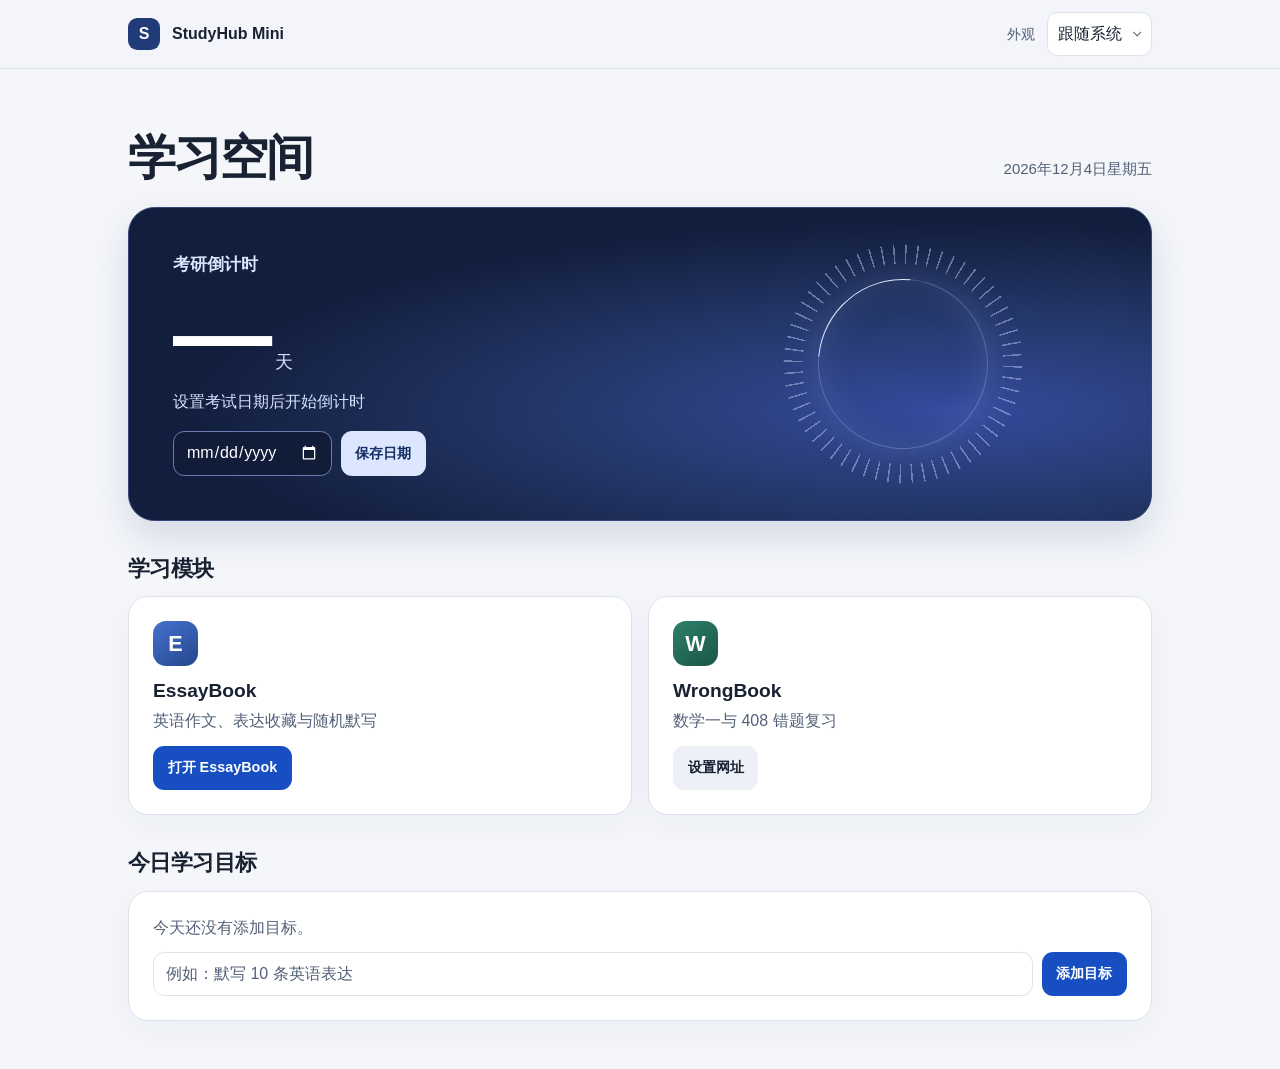
<file: hub.html>
<!doctype html>
<html lang="zh-CN">
<head>
  <meta charset="utf-8">
  <meta name="viewport" content="width=device-width, initial-scale=1">
  <meta name="color-scheme" content="light dark">
  <title>StudyHub Mini · 学习空间</title>
  <link rel="stylesheet" href="hub.css">
  <script src="hub.js" defer></script>
</head>
<body>
  <header class="site-header">
    <div class="frame header-inner">
      <div class="brand"><span class="brand-mark" aria-hidden="true">S</span> StudyHub Mini</div>
      <div class="theme-control">
        <label for="theme">外观</label>
        <select id="theme">
          <option value="system">跟随系统</option>
          <option value="light">浅色</option>
          <option value="dark">深色</option>
        </select>
      </div>
    </div>
  </header>

  <main class="frame">
    <div class="intro">
      <h1>学习空间</h1>
      <time id="today"></time>
    </div>

    <section class="countdown" aria-labelledby="countdown-title">
      <div class="countdown-content">
        <h2 id="countdown-title">考研倒计时</h2>
        <div class="countdown-value" aria-live="polite">
          <div><span id="days">—</span> <span class="days-label">天</span></div>
          <p id="exam-label">设置考试日期后开始倒计时</p>
        </div>
        <form id="exam-form" class="inline-form">
          <label class="visually-hidden" for="exam-date">考试日期</label>
          <input id="exam-date" type="date" required>
          <button class="control" type="submit">保存日期</button>
        </form>
      </div>
      <div class="dial" aria-hidden="true"></div>
    </section>

    <section class="section" aria-labelledby="modules-title">
      <h2 id="modules-title">学习模块</h2>
      <div class="module-grid">
        <article class="card module">
          <span class="module-icon essay-icon" aria-hidden="true">E</span>
          <h3>EssayBook</h3>
          <p>英语作文、表达收藏与随机默写</p>
          <div class="module-actions"><a class="control primary" href="./">打开 EssayBook</a></div>
        </article>
        <article class="card module">
          <span class="module-icon wrong-icon" aria-hidden="true">W</span>
          <h3>WrongBook</h3>
          <p>数学一与 408 错题复习</p>
          <div class="module-actions">
            <a id="wrongbook-link" class="control primary" referrerpolicy="no-referrer" hidden>打开 WrongBook</a>
            <details id="wrongbook-settings">
              <summary id="wrongbook-setting-label" class="control">设置网址</summary>
              <form id="wrongbook-form" class="url-form">
                <label for="wrongbook-url">当前设备可访问的 WrongBook 网址</label>
                <div class="inline-form">
                  <input id="wrongbook-url" type="url" placeholder="http://localhost:5173" autocomplete="off" autocapitalize="off" spellcheck="false" aria-describedby="wrongbook-error">
                  <button class="control" type="submit">保存</button>
                </div>
                <p id="wrongbook-error" class="error" role="alert" hidden></p>
              </form>
            </details>
          </div>
        </article>
      </div>
    </section>

    <section class="section" aria-labelledby="goals-title">
      <div class="section-heading">
        <h2 id="goals-title">今日学习目标</h2>
        <span id="goals-progress" aria-live="polite"></span>
      </div>
      <div class="card goals">
        <p id="goals-empty">今天还没有添加目标。</p>
        <ul id="goals-list" class="goals-list" aria-label="今日目标清单" hidden></ul>
        <form id="goal-form" class="inline-form">
          <label class="visually-hidden" for="goal">新学习目标</label>
          <input id="goal" type="text" maxlength="120" placeholder="例如：默写 10 条英语表达" required>
          <button class="control primary" type="submit">添加目标</button>
        </form>
      </div>
    </section>
    <p id="storage-status" role="status" hidden></p>
  </main>
</body>
</html>
</file>
<file: hub.css>
:root {
  color-scheme: light;
  --background: #f4f6fa;
  --surface: #fff;
  --bar: #f4f6faeb;
  --text: #192233;
  --muted: #526178;
  --line: #dce2ec;
  --control: #edf1f7;
  --blue: #174fc3;
  --on-blue: #fff;
  --error: #a52838;
  --shadow: 0 10px 32px #24375a0a;
  font-family: -apple-system, BlinkMacSystemFont, "Segoe UI", "PingFang SC", "Microsoft YaHei", sans-serif;
  background: var(--background);
  color: var(--text);
}

:root[data-theme="dark"] {
  color-scheme: dark;
  --background: #101319;
  --surface: #191e28;
  --bar: #101319eb;
  --text: #edf2ff;
  --muted: #aab7cf;
  --line: #323b4d;
  --control: #252d3c;
  --blue: #a7c2ff;
  --on-blue: #102451;
  --error: #ffaeb9;
  --shadow: none;
}

@media (prefers-color-scheme: dark) {
  :root:not([data-theme]) {
    color-scheme: dark;
    --background: #101319;
    --surface: #191e28;
    --bar: #101319eb;
    --text: #edf2ff;
    --muted: #aab7cf;
    --line: #323b4d;
    --control: #252d3c;
    --blue: #a7c2ff;
    --on-blue: #102451;
    --error: #ffaeb9;
    --shadow: none;
  }
}

*, *::before, *::after { box-sizing: border-box; }
[hidden] { display: none !important; }
body { margin: 0; line-height: 1.5; }
h1, h2, h3, p { margin: 0; }
a { color: inherit; text-decoration: none; }
button, input, select { font: inherit; }
:focus-visible { outline: 2px solid var(--blue); outline-offset: 3px; }

.frame { width: min(100% - 3rem, 64rem); margin-inline: auto; }
.site-header { border-bottom: 1px solid var(--line); background: var(--bar); }
.header-inner, .intro, .section-heading, .theme-control, .brand {
  display: flex;
  align-items: center;
  justify-content: space-between;
  gap: .75rem;
}
.header-inner { min-height: 4.25rem; }
.brand { font-weight: 700; white-space: nowrap; }
.brand-mark, .module-icon {
  display: grid;
  place-items: center;
  border-radius: 29%;
  color: white;
  font-weight: 700;
}
.brand-mark { width: 2rem; height: 2rem; background: #213b78; }
.theme-control label { font-size: .875rem; color: var(--muted); }
.theme-control select {
  appearance: none;
  min-height: 2.75rem;
  padding: .45rem 1.8rem .45rem .65rem;
  border: 1px solid var(--line);
  border-radius: .65rem;
  background: var(--surface);
  color: var(--text);
  cursor: pointer;
}
.theme-control { position: relative; }
.theme-control::after {
  content: '';
  position: absolute;
  right: .75rem;
  width: .4rem;
  height: .4rem;
  border: solid var(--muted);
  border-width: 0 1.5px 1.5px 0;
  transform: translateY(-25%) rotate(45deg);
  pointer-events: none;
}

main.frame { padding-block: clamp(1.75rem, 5vw, 3.75rem) max(3rem, env(safe-area-inset-bottom)); }
.intro { align-items: baseline; flex-wrap: wrap; margin-bottom: 1.25rem; }
.intro h1 { font-size: clamp(2rem, 5vw, 3rem); line-height: 1.2; letter-spacing: -.045em; }
.intro time { color: var(--muted); font-size: .9375rem; }

.countdown {
  isolation: isolate;
  position: relative;
  display: grid;
  align-items: center;
  min-height: 17rem;
  overflow: hidden;
  border: 1px solid #344577;
  border-radius: 1.65rem;
  padding: clamp(1.2rem, 4.5vw, 2.75rem);
  background: radial-gradient(ellipse at 80% 65%, #354b9d 0, #243769 34%, transparent 66%), #121e3d;
  color: #fff;
  box-shadow: 0 16px 38px #13295b24;
  color-scheme: dark;
  --blue: #afc7ff;
}
.countdown h2 { font-weight: 650; font-size: 1.05rem; color: #dce6ff; }
.countdown-content { position: relative; z-index: 1; width: fit-content; max-width: 100%; }
.countdown-value { margin-block: .45rem 1.1rem; }
#days { font-size: clamp(3.9rem, 10vw, 6.2rem); font-weight: 650; line-height: 1; letter-spacing: -.065em; font-variant-numeric: tabular-nums; }
.days-label { margin-left: .3rem; color: #dce6ff; font-size: 1.1rem; }
#exam-label { color: #d6e2ff; margin-top: .4rem; }
.dial {
  position: absolute;
  right: clamp(1.75rem, 10vw, 8rem);
  top: 50%;
  width: clamp(10rem, 27vw, 15rem);
  aspect-ratio: 1;
  transform: translateY(-50%);
  border-radius: 50%;
  background: repeating-conic-gradient(from 1deg, #c5d6ff70 0 .8deg, transparent .8deg 6deg);
  -webkit-mask: radial-gradient(farthest-side, transparent 83%, #000 84% 99%, transparent 100%);
  mask: radial-gradient(farthest-side, transparent 83%, #000 84% 99%, transparent 100%);
}
.countdown::after {
  content: '';
  position: absolute;
  right: calc(clamp(1.75rem, 10vw, 8rem) + clamp(10rem, 27vw, 15rem) * .145);
  top: 50%;
  width: calc(clamp(10rem, 27vw, 15rem) * .71);
  aspect-ratio: 1;
  transform: translateY(-50%) rotate(-40deg);
  border: 1px solid #c5d6ff4d;
  border-top-color: #e3ecff;
  border-radius: 50%;
  box-shadow: inset 0 0 35px #a4b9ff24, 0 0 40px #a4b9ff2b;
}

.section { margin-top: 2rem; }
.section h2 { font-size: 1.35rem; letter-spacing: -.025em; }
.section-heading { margin-bottom: .7rem; }
#modules-title { margin-bottom: .7rem; }
.module-grid { display: grid; grid-template-columns: repeat(2, minmax(0, 1fr)); gap: 1rem; }
.card {
  min-width: 0;
  padding: clamp(1rem, 3vw, 1.5rem);
  border: 1px solid var(--line);
  border-radius: 1.25rem;
  background: var(--surface);
  box-shadow: var(--shadow);
}
.module-icon { width: 2.8rem; height: 2.8rem; font-size: 1.35rem; margin-bottom: .65rem; }
.essay-icon { background: linear-gradient(145deg, #4671cf, #24478c); }
.wrong-icon { background: linear-gradient(145deg, #2b806a, #1c5548); }
.module h3 { font-size: 1.2rem; }
.module p { margin: .2rem 0 .85rem; color: var(--muted); }
.module-actions { display: flex; flex-wrap: wrap; align-items: flex-start; gap: .55rem; }
#wrongbook-settings[open] { flex-basis: 100%; }
.url-form { margin-top: .65rem; }
.url-form label { display: block; color: var(--muted); font-size: .875rem; margin-bottom: .35rem; }
.url-form .error, #storage-status { color: var(--error); }
#storage-status { margin-top: .8rem; }

.inline-form { display: flex; gap: .55rem; align-items: stretch; }
.inline-form input {
  flex: 1 1 auto;
  width: 100%;
  min-width: 0;
  min-height: 2.75rem;
  padding: .52rem .75rem;
  border: 1px solid var(--line);
  border-radius: .7rem;
  background: var(--surface);
  color: var(--text);
}
.inline-form input::placeholder { color: var(--muted); }
#exam-date { appearance: none; min-width: 8.1rem; background: #111c39; color: #fff; border-color: #697caf; }
#exam-date::-webkit-date-and-time-value { text-align: left; }
.control {
  display: inline-flex;
  justify-content: center;
  align-items: center;
  min-height: 2.75rem;
  padding: .45rem .85rem;
  border: 1px solid transparent;
  border-radius: .7rem;
  background: var(--control);
  color: var(--text);
  font-size: .9rem;
  font-weight: 650;
  white-space: nowrap;
  cursor: pointer;
}
.control:hover { filter: brightness(.94); }
.primary { background: var(--blue); color: var(--on-blue); }
.countdown .control { background: #dce7ff; color: #152f64; }
summary { list-style: none; width: fit-content; }
summary::-webkit-details-marker { display: none; }

#goals-progress, #goals-empty { color: var(--muted); }
#goals-empty { margin-bottom: .75rem; }
.goals-list { padding: 0; margin: -.45rem 0 .75rem; list-style: none; }
.goals-list li { display: flex; align-items: center; gap: .6rem; border-bottom: 1px solid var(--line); }
.goals-list label { display: flex; align-items: center; gap: .7rem; flex: 1; min-width: 0; min-height: 2.75rem; padding-block: .45rem; cursor: pointer; }
.goals-list input { width: 1.1rem; height: 1.1rem; flex: none; accent-color: var(--blue); }
.goals-list span { overflow-wrap: anywhere; }
.goals-list input:checked + span { text-decoration: line-through; color: var(--muted); }
.goal-remove { border: 0; background: transparent; color: var(--muted); font-size: 1.25rem; }
.visually-hidden { position: absolute; width: 1px; height: 1px; padding: 0; margin: -1px; overflow: hidden; clip-path: inset(50%); white-space: nowrap; }

@media (max-width: 38rem) {
  .frame { width: calc(100% - 2rem); }
  .header-inner { min-height: 3.75rem; }
  .theme-control label { position: absolute; width: 1px; height: 1px; overflow: hidden; clip-path: inset(50%); }
  .module-grid { grid-template-columns: 1fr; }
  .countdown { min-height: 14.5rem; }
  .dial, .countdown::after { opacity: .36; }
  .section { margin-top: 1.45rem; }
}
</file>
